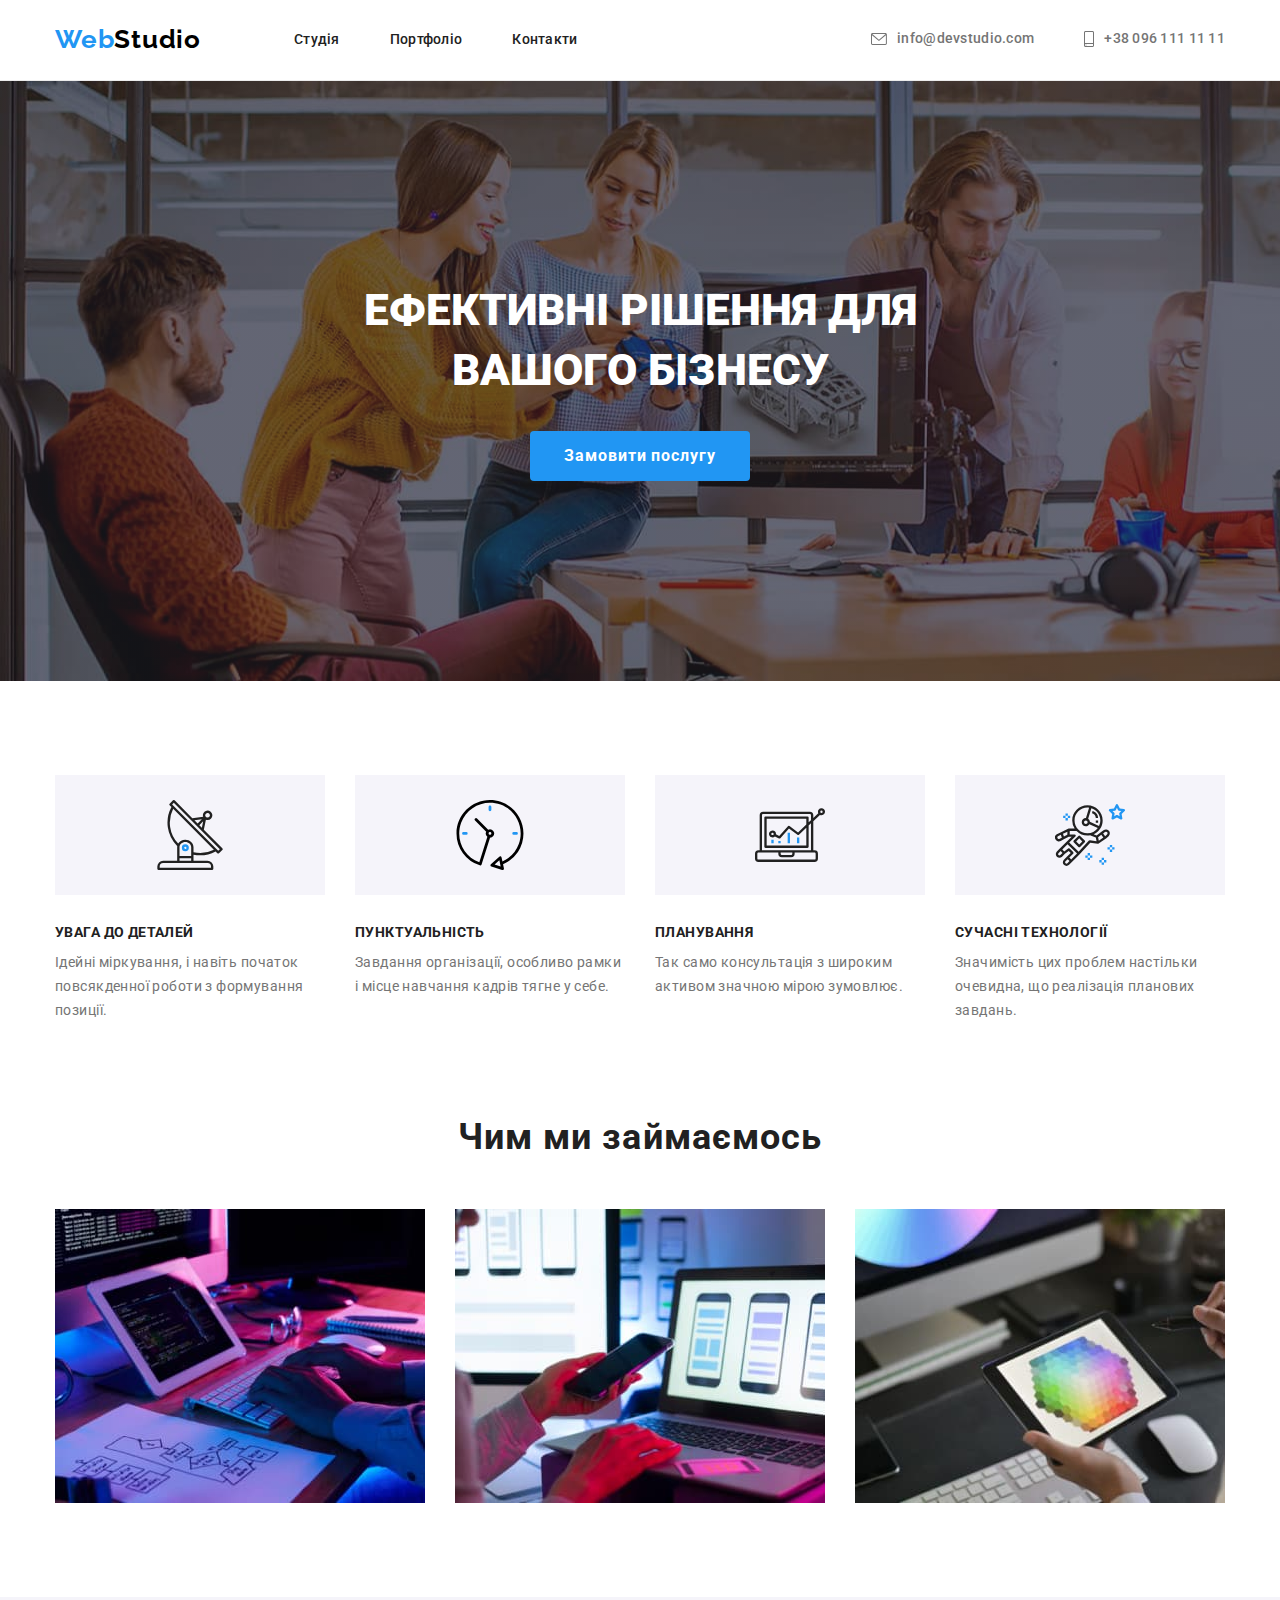
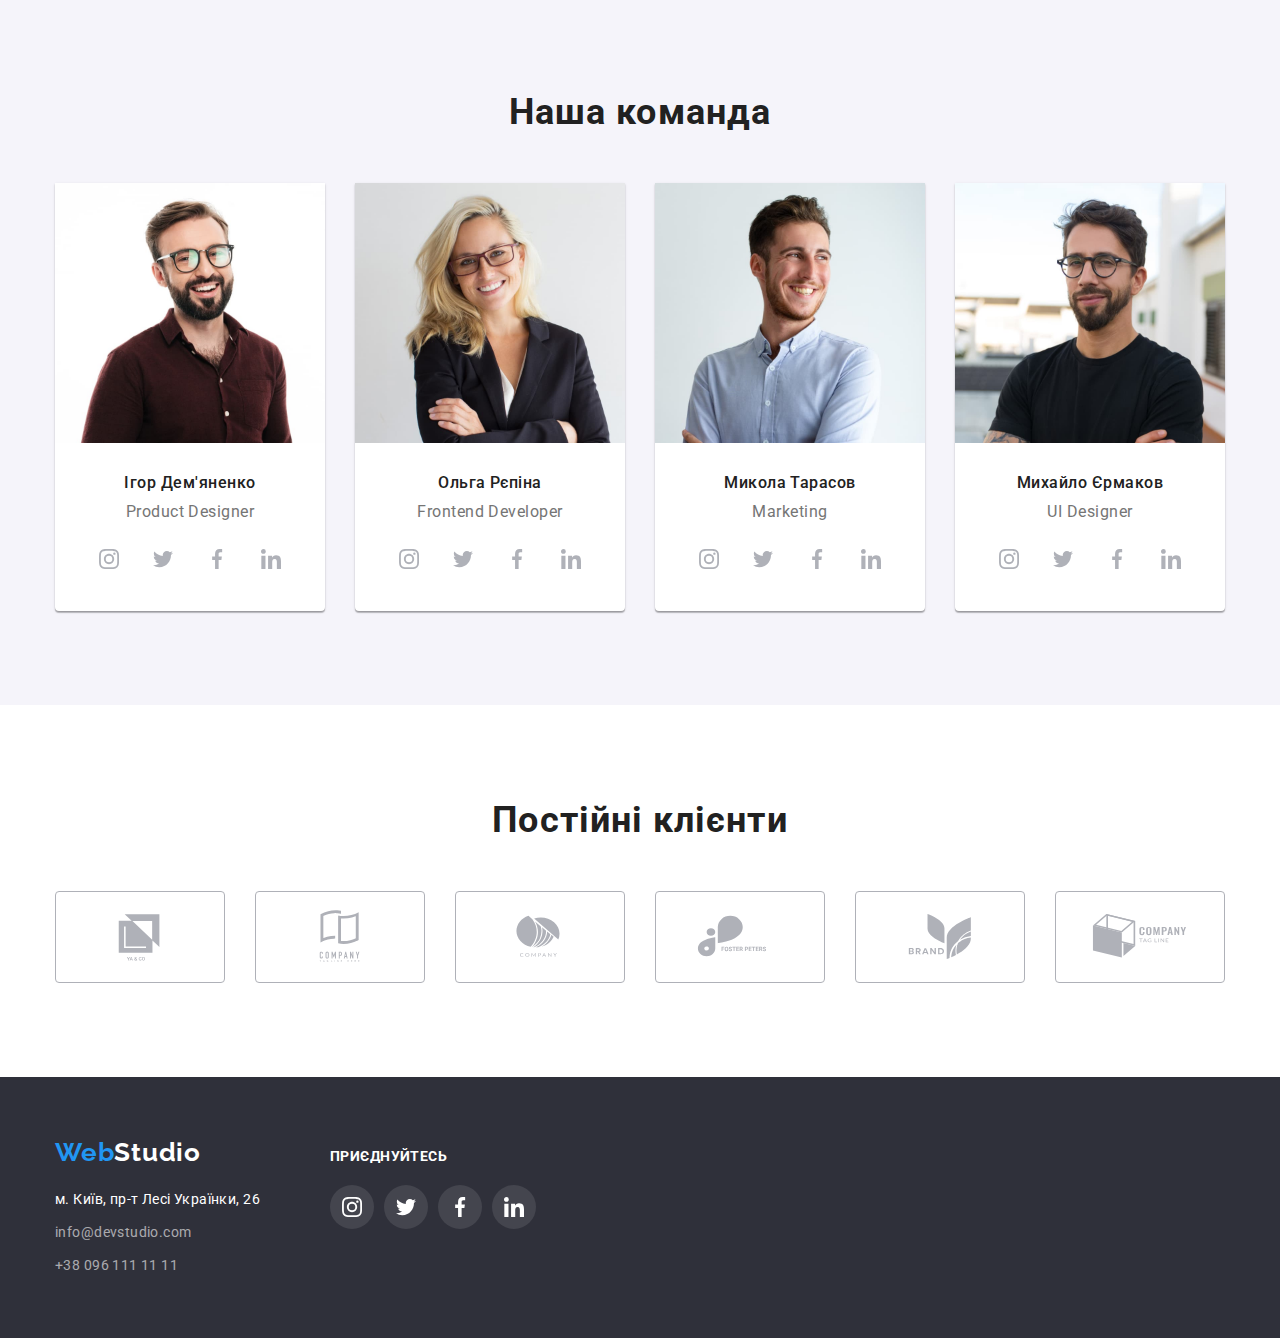
<file: index.html>
<!DOCTYPE html>
<html lang="uk">
  <head>
    <meta charset="UTF-8" />
    <meta http-equiv="X-UA-Compatible" content="IE=edge" />
    <meta name="viewport" content="width=device-width, initial-scale=1.0" />
    <title>WebStudio</title>
    <link rel="preconnect" href="https://fonts.googleapis.com" />
    <link rel="preconnect" href="https://fonts.gstatic.com" crossorigin />
    <link
      href="https://fonts.googleapis.com/css2?family=Raleway:wght@700&family=Roboto:wght@400;500;700;900&display=swap"
      rel="stylesheet"
    />
    <link
      rel="stylesheet"
      href="https://cdnjs.cloudflare.com/ajax/libs/modern-normalize/1.1.0/modern-normalize.min.css"
    />
    <link rel="stylesheet" href="./CSS/styles.css" />
  </head>

  <!-- Body -->
  <body>
    <header class="page-header">
      <div class="container page-header-container">
        <nav class="page-nav">
          <a class="page-logo link" href="./index.html"
            >Web<span class="header-colortext">Studio</span></a
          >
          <ul class="menu list">
            <li class="menu-item">
              <a class="menu-link link" href="./index.html">Студія</a>
            </li>
            <li class="menu-item">
              <a class="menu-link link" href="./portfolio.html">Портфоліо</a>
            </li>
            <li class="menu-item">
              <a class="menu-link link" href="#contacts">Контакти</a>
            </li>
          </ul>
        </nav>
        <ul class="menu-contacts list">
          <li>
            <a class="header-mail link" href="mailto:info@devstudio.com">
              <svg
                aria-label="іконка пошти"
                class="icon"
                width="16px"
                height="12px"
              >
                <use href="./images/sprite.svg#icon-mail-icon"></use>
              </svg>
              info@devstudio.com
            </a>
          </li>
          <li>
            <a class="header-tel link" href="tel:+380961111111">
              <svg
                aria-label="іконка телефону"
                class="icon"
                width="10px"
                height="16px"
              >
                <use href="./images/sprite.svg#icon-phone-icon"></use>
              </svg>
              +38 096 111 11 11</a
            >
          </li>
        </ul>
      </div>
    </header>

    <!-- Hero -->
    <main class="page-main">
      <section class="main-hero-section">
        <div class="container main-hero-container">
          <h1 class="hero-section-title">
            Ефективні рішення для <br />
            вашого бізнесу
          </h1>
          <button class="hero-button button" type="button">
            Замовити послугу
          </button>
        </div>
      </section>

      <!-- Section features -->
      <section class="main-section-features">
        <div class="container features-container">
          <ul class="list features-list">
            <li>
              <div class="features-icon-container">
                <svg class="features-icon">
                  <use href="./images/sprite.svg#icon-antenna"></use>
                </svg>
              </div>
              <h3 class="features-title">Увага до деталей</h3>
              <p class="features-text">
                Ідейні міркування, і навіть початок повсякденної роботи з
                формування позиції.
              </p>
            </li>
            <li>
              <div class="features-icon-container">
                <svg class="features-icon">
                  <use href="./images/sprite.svg#icon-clock"></use>
                </svg>
              </div>
              <h3 class="features-title">Пунктуальність</h3>
              <p class="features-text">
                Завдання організації, особливо рамки і місце навчання кадрів
                тягне у себе.
              </p>
            </li>
            <li>
              <div class="features-icon-container">
                <svg class="features-icon">
                  <use href="./images/sprite.svg#icon-diagram"></use>
                </svg>
              </div>
              <h3 class="features-title">Планування</h3>
              <p class="features-text">
                Так само консультація з широким активом значною мірою зумовлює.
              </p>
            </li>
            <li>
              <div class="features-icon-container">
                <svg class="features-icon">
                  <use href="./images/sprite.svg#icon-astronaut"></use>
                </svg>
              </div>
              <h3 class="features-title">Сучасні технології</h3>
              <p class="features-text">
                Значимість цих проблем настільки очевидна, що реалізація
                планових завдань.
              </p>
            </li>
          </ul>
        </div>
      </section>

      <!-- Section benefits -->
      <section class="main-section-benefits">
        <div class="container">
          <h2 class="section-title">Чим ми займаємось</h2>
          <ul class="list benefits-list">
            <li>
              <img
                src="./images/studio-1.jpg"
                alt="Розробка програмного коду"
                class="img"
                width="370"
              />
            </li>
            <li>
              <img
                src="./images/studio-2.jpg"
                alt="Створення мобільних додатків"
                class="img"
                width="370"
              />
            </li>
            <li>
              <img
                src="./images/studio-3.jpg"
                alt="Розробка дизайн макетів"
                class="img"
                width="370"
              />
            </li>
          </ul>
        </div>
      </section>

      <!-- Section team -->
      <section class="main-section-team">
        <div class="container">
          <h2 class="section-title">Наша команда</h2>
          <ul class="list team-list">
            <li>
              <img
                src="./images/employee-1.jpg"
                alt="Ігор Дем'яненко"
                class="section-team-image"
                width="270"
              />
              <h3 class="section-team-name">Ігор Дем'яненко</h3>
              <p class="section-team-text">Product Designer</p>
              <ul class="list social-list">
                <li class="social-list-item">
                  <a class="social-list-link" href="">
                    <svg
                      aria-label="іконка інстаграму"
                      class="icon-social-links"
                    >
                      <use href="./images/sprite.svg#icon-instagram"></use>
                    </svg>
                  </a>
                </li>
                <li class="social-list-item">
                  <a class="social-list-link" href="">
                    <svg aria-label="іконка твітер" class="icon-social-links">
                      <use href="./images/sprite.svg#icon-twitter"></use>
                    </svg>
                  </a>
                </li>
                <li class="social-list-item">
                  <a class="social-list-link" href="">
                    <svg aria-label="іконка фейсбук" class="icon-social-links">
                      <use href="./images/sprite.svg#icon-facebook"></use>
                    </svg>
                  </a>
                </li>
                <li class="social-list-item">
                  <a class="social-list-link" href="">
                    <svg aria-label="іконка лінкедін" class="icon-social-links">
                      <use href="./images/sprite.svg#icon-linkedin"></use>
                    </svg>
                  </a>
                </li>
              </ul>
            </li>

            <li>
              <img
                src="./images/employee-2.jpg"
                alt="Ольга Рєпіна"
                class="section-team-image"
                width="270"
              />
              <h3 class="section-team-name">Ольга Рєпіна</h3>
              <p class="section-team-text">Frontend Developer</p>
              <ul class="list social-list">
                <li class="social-list-item">
                  <a class="social-list-link" href="">
                    <svg
                      aria-label="іконка інстаграму"
                      class="icon-social-links"
                    >
                      <use href="./images/sprite.svg#icon-instagram"></use>
                    </svg>
                  </a>
                </li>
                <li class="social-list-item">
                  <a class="social-list-link" href="">
                    <svg aria-label="іконка твітер" class="icon-social-links">
                      <use href="./images/sprite.svg#icon-twitter"></use>
                    </svg>
                  </a>
                </li>
                <li class="social-list-item">
                  <a class="social-list-link" href="">
                    <svg aria-label="іконка фейсбук" class="icon-social-links">
                      <use href="./images/sprite.svg#icon-facebook"></use>
                    </svg>
                  </a>
                </li>
                <li class="social-list-item">
                  <a class="social-list-link" href="">
                    <svg aria-label="іконка лінкедін" class="icon-social-links">
                      <use href="./images/sprite.svg#icon-linkedin"></use>
                    </svg>
                  </a>
                </li>
              </ul>
            </li>
            <li>
              <img
                src="./images/employee-3.jpg"
                alt="Микола Тарасов"
                class="section-team-image"
                width="270"
              />
              <h3 class="section-team-name">Микола Тарасов</h3>
              <p class="section-team-text">Marketing</p>
              <ul class="list social-list">
                <li class="social-list-item">
                  <a class="social-list-link" href="">
                    <svg
                      aria-label="іконка інстаграму"
                      class="icon-social-links"
                    >
                      <use href="./images/sprite.svg#icon-instagram"></use>
                    </svg>
                  </a>
                </li>
                <li class="social-list-item">
                  <a class="social-list-link" href="">
                    <svg aria-label="іконка твітер" class="icon-social-links">
                      <use href="./images/sprite.svg#icon-twitter"></use>
                    </svg>
                  </a>
                </li>
                <li class="social-list-item">
                  <a class="social-list-link" href="">
                    <svg aria-label="іконка фейсбук" class="icon-social-links">
                      <use href="./images/sprite.svg#icon-facebook"></use>
                    </svg>
                  </a>
                </li>
                <li class="social-list-item">
                  <a class="social-list-link" href="">
                    <svg aria-label="іконка лінкедін" class="icon-social-links">
                      <use href="./images/sprite.svg#icon-linkedin"></use>
                    </svg>
                  </a>
                </li>
              </ul>
            </li>
            <li>
              <img
                src="./images/employee-4.jpg"
                alt="Михайло Єрмаков"
                class="section-team-image"
                width="270"
              />
              <h3 class="section-team-name">Михайло Єрмаков</h3>
              <p class="section-team-text">UI Designer</p>
              <ul class="list social-list">
                <li class="social-list-item">
                  <a class="social-list-link" href="">
                    <svg
                      aria-label="іконка інстаграму"
                      class="icon-social-links"
                    >
                      <use href="./images/sprite.svg#icon-instagram"></use>
                    </svg>
                  </a>
                </li>
                <li class="social-list-item">
                  <a class="social-list-link" href="">
                    <svg aria-label="іконка твітер" class="icon-social-links">
                      <use href="./images/sprite.svg#icon-twitter"></use>
                    </svg>
                  </a>
                </li>
                <li class="social-list-item">
                  <a class="social-list-link" href="">
                    <svg aria-label="іконка фейсбук" class="icon-social-links">
                      <use href="./images/sprite.svg#icon-facebook"></use>
                    </svg>
                  </a>
                </li>
                <li class="social-list-item">
                  <a class="social-list-link" href="">
                    <svg aria-label="іконка лінкедін" class="icon-social-links">
                      <use href="./images/sprite.svg#icon-linkedin"></use>
                    </svg>
                  </a>
                </li>
              </ul>
            </li>
          </ul>
        </div>
      </section>

      <!-- Section clients -->
      <section class="main-section-clients">
        <div class="container">
          <h2 class="section-title">Постійні клієнти</h2>
          <ul class="clients-list">
            <li class="clients-list-item list">
              <a class="clients-link" href="">
                <svg aria-label="логотип YA&CO" class="clients-logo">
                  <use href="./images/sprite.svg#icon-client-1"></use>
                </svg>
              </a>
            </li>
            <li class="clients-list list">
              <a class="clients-link" href="">
                <svg aria-label="логотип YA&CO" class="clients-logo">
                  <use href="./images/sprite.svg#icon-client-2"></use>
                </svg>
              </a>
            </li>
            <li class="clients-list list">
              <a class="clients-link" href="">
                <svg aria-label="логотип YA&CO" class="clients-logo">
                  <use href="./images/sprite.svg#icon-client-3"></use>
                </svg>
              </a>
            </li>
            <li class="clients-list list">
              <a class="clients-link" href="">
                <svg aria-label="логотип YA&CO" class="clients-logo">
                  <use href="./images/sprite.svg#icon-client-4"></use>
                </svg>
              </a>
            </li>
            <li class="clients-list list">
              <a class="clients-link" href="">
                <svg aria-label="логотип YA&CO" class="clients-logo">
                  <use href="./images/sprite.svg#icon-client-5"></use>
                </svg>
              </a>
            </li>
            <li class="clients-list list">
              <a class="clients-link" href="">
                <svg aria-label="логотип YA&CO" class="clients-logo">
                  <use href="./images/sprite.svg#icon-client-6"></use>
                </svg>
              </a>
            </li>
          </ul>
        </div>
      </section>

      <!-- Footer -->
      <footer class="footer">
        <div class="container footer-container">
          <div class="logo-nav">
            <a id="contacts" class="footer-page-logo link" href="./index.html"
              >Web<span class="footer-colortext">Studio</span></a
            >
            <address class="footer-address-container">
              <ul class="list footer-list">
                <li>
                  <a
                    class="footer-address link"
                    href="https://goo.gl/maps/r8NjzS2zWo1Gopf8A"
                    target="_blank"
                    rel="noreferrer noopener"
                    >м. Київ, пр-т Лесі Українки, 26</a
                  >
                </li>
                <li>
                  <a class="footer-auth link" href="mailto:info@devstudio.com"
                    >info@devstudio.com</a
                  >
                </li>
                <li>
                  <a class="footer-auth link" href="tel:+380961111111"
                    >+38 096 111 11 11</a
                  >
                </li>
              </ul>
            </address>
          </div>
          <div class="footer-social-links">
            <p class="footer-title">Приєднуйтесь</p>
            <ul class="list footer-title-list">
              <li class="footer-list-item">
                <a class="footer-list-link" href="">
                  <svg aria-label="іконка інстаграму" class="icon-footer-links">
                    <use href="./images/sprite.svg#icon-instagram"></use>
                  </svg>
                </a>
              </li>
              <li class="footer-list-item">
                <a class="footer-list-link" href="">
                  <svg aria-label="іконка інстаграму" class="icon-footer-links">
                    <use href="./images/sprite.svg#icon-twitter"></use>
                  </svg>
                </a>
              </li>
              <li class="footer-list-item">
                <a class="footer-list-link" href="">
                  <svg aria-label="іконка інстаграму" class="icon-footer-links">
                    <use href="./images/sprite.svg#icon-facebook"></use>
                  </svg>
                </a>
              </li>
              <li class="footer-list-item">
                <a class="footer-list-link" href="">
                  <svg aria-label="іконка інстаграму" class="icon-footer-links">
                    <use href="./images/sprite.svg#icon-linkedin"></use>
                  </svg>
                </a>
              </li>
            </ul>
          </div>
        </div>
      </footer>
    </main>
  </body>
</html>
</file>
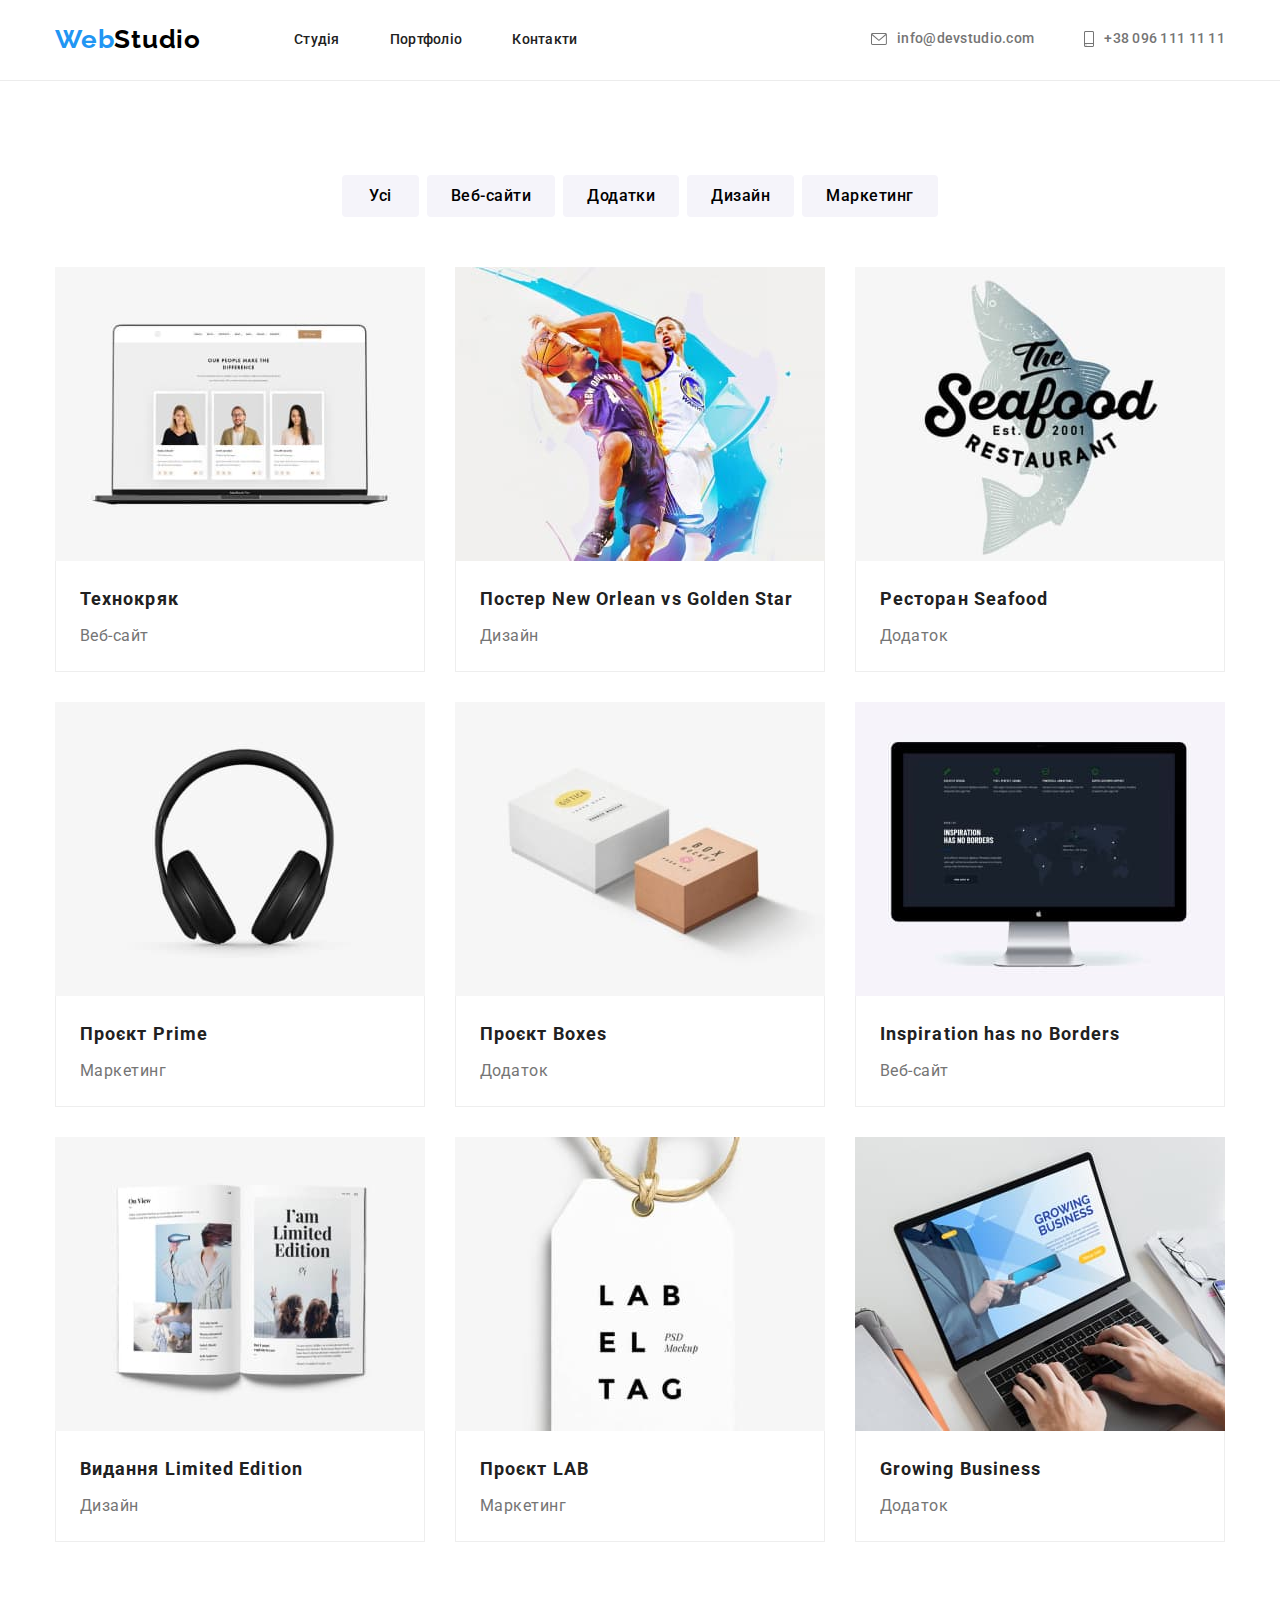
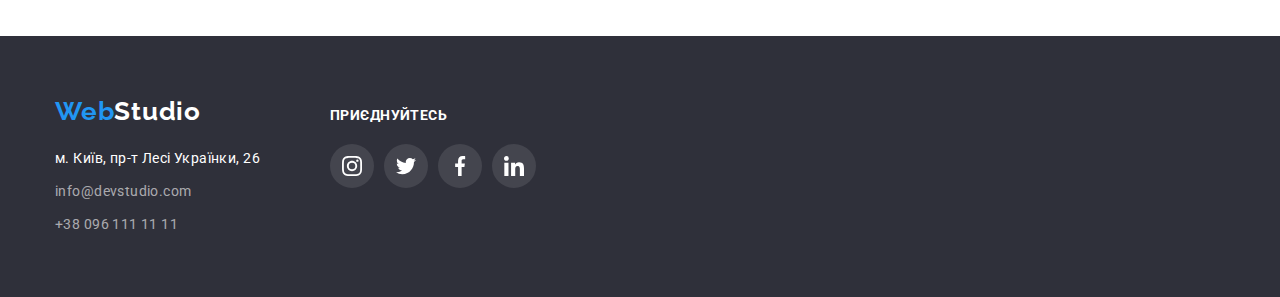
<file: portfolio.html>
<!DOCTYPE html>
<html lang="uk">
  <head>
    <meta charset="UTF-8" />
    <meta http-equiv="X-UA-Compatible" content="IE=edge" />
    <meta name="viewport" content="width=device-width, initial-scale=1.0" />
    <title>Portfolio</title>
    <link rel="preconnect" href="https://fonts.googleapis.com" />
    <link rel="preconnect" href="https://fonts.gstatic.com" crossorigin />
    <link
      href="https://fonts.googleapis.com/css2?family=Raleway:wght@700&family=Roboto:wght@400;500;700;900&display=swap"
      rel="stylesheet"
    />
    <link
      rel="stylesheet"
      href="https://cdnjs.cloudflare.com/ajax/libs/modern-normalize/1.1.0/modern-normalize.min.css"
    />
    <link rel="stylesheet" href="./CSS/styles.css" />
  </head>

  <!-- Body -->
  <body>
    <header class="page-header">
      <div class="container page-header-container">
        <nav class="page-nav">
          <a class="page-logo link" href="./index.html"
            >Web<span class="header-colortext">Studio</span></a
          >
          <ul class="menu list">
            <li class="menu-item">
              <a class="menu-link link" href="./index.html">Студія</a>
            </li>
            <li class="menu-item">
              <a class="menu-link link" href="./portfolio.html">Портфоліо</a>
            </li>
            <li class="menu-item">
              <a class="menu-link link" href="#contacts">Контакти</a>
            </li>
          </ul>
        </nav>
        <ul class="menu-contacts list">
          <li>
            <a class="header-mail link" href="mailto:info@devstudio.com">
              <svg
                aria-label="іконка пошти"
                class="icon"
                width="16px"
                height="12px"
              >
                <use href="./images/sprite.svg#icon-mail-icon"></use>
              </svg>
              info@devstudio.com
            </a>
          </li>
          <li>
            <a class="header-tel link" href="tel:+380961111111">
              <svg
                aria-label="іконка телефону"
                class="icon"
                width="10px"
                height="16px"
              >
                <use href="./images/sprite.svg#icon-phone-icon"></use>
              </svg>
              +38 096 111 11 11</a
            >
          </li>
        </ul>
      </div>
    </header>

    <!-- Hero -->
    <main>
      <!-- Section buttons -->
      <section class="portfolio-container">
        <div class="container">
          <ul class="list buttons-list">
            <li>
              <button class="button-all portfolio-button button" type="button">
                Усі
              </button>
            </li>
            <li>
              <button class="button-site portfolio-button button" type="button">
                Веб-сайти
              </button>
            </li>
            <li>
              <button
                class="button-applications portfolio-button button"
                type="button"
              >
                Додатки
              </button>
            </li>
            <li>
              <button
                class="button-designe portfolio-button button"
                type="button"
              >
                Дизайн
              </button>
            </li>
            <li>
              <button
                class="button-marketing portfolio-button button"
                type="button"
              >
                Маркетинг
              </button>
            </li>
          </ul>

          <!-- Section portfolio -->
          <ul class="list portfolio-list">
            <li>
              <a class="portfolio-list-link" href="">
                <img
                  src="./images/portfolio-1.jpg"
                  alt="ноутбук з веб-сайтом"
                  width="370"
                />
                <div class="title-text">
                  <h2 class="portfolio-title">Технокряк</h2>
                  <p class="portfolio-text">Веб-сайт</p>
                </div>
              </a>
            </li>
            <li>
              <a class="portfolio-list-link" href="">
                <img
                  src="./images/portfolio-2.jpg"
                  alt="два баскетболісти"
                  width="370"
                />
                <div class="title-text">
                  <h2 class="portfolio-title">
                    Постер New Orlean vs Golden Star
                  </h2>
                  <p class="portfolio-text">Дизайн</p>
                </div>
              </a>
            </li>
            <li>
              <a class="portfolio-list-link" href="">
                <img
                  src="./images/portfolio-3.jpg"
                  alt="дизайн-макет рибного ресторану"
                  width="370"
                />
                <div class="title-text">
                  <h2 class="portfolio-title">Ресторан Seafood</h2>
                  <p class="portfolio-text">Додаток</p>
                </div>
              </a>
            </li>
            <li>
              <a class="portfolio-list-link" href="">
                <img
                  src="./images/portfolio-4.jpg"
                  alt="навушники"
                  width="370"
                />
                <div class="title-text">
                  <h2 class="portfolio-title">Проєкт Prime</h2>
                  <p class="portfolio-text">Маркетинг</p>
                </div>
              </a>
            </li>
            <li>
              <a class="portfolio-list-link" href="">
                <img
                  src="./images/portfolio-5.jpg"
                  alt="дві гіфт коробки"
                  width="370"
                />
                <div class="title-text">
                  <h2 class="portfolio-title">Проєкт Boxes</h2>
                  <p class="portfolio-text">Додаток</p>
                </div>
              </a>
            </li>
            <li>
              <a class="portfolio-list-link" href="">
                <img
                  src="./images/portfolio-6.jpg"
                  alt="монітор з веб-сайтом"
                  width="370"
                />
                <div class="title-text">
                  <h2 class="portfolio-title">Inspiration has no Borders</h2>
                  <p class="portfolio-text">Веб-сайт</p>
                </div>
              </a>
            </li>
            <li>
              <a class="portfolio-list-link" href="">
                <img
                  src="./images/portfolio-7.jpg"
                  alt="відкритий журнал"
                  width="370"
                />
                <div class="title-text">
                  <h2 class="portfolio-title">Видання Limited Edition</h2>
                  <p class="portfolio-text">Дизайн</p>
                </div>
              </a>
            </li>
            <li>
              <a class="portfolio-list-link" href="">
                <img
                  src="./images/portfolio-8.jpg"
                  alt="бірка з написом"
                  width="370"
                />
                <div class="title-text">
                  <h2 class="portfolio-title">Проєкт LAB</h2>
                  <p class="portfolio-text">Маркетинг</p>
                </div>
              </a>
            </li>
            <li>
              <a class="portfolio-list-link" href="">
                <img
                  src="./images/portfolio-9.jpg"
                  alt="ноутбук з веб-сайтом"
                  width="370"
                />
                <div class="title-text">
                  <h2 class="portfolio-title">Growing Business</h2>
                  <p class="portfolio-text">Додаток</p>
                </div>
              </a>
            </li>
          </ul>
        </div>
      </section>
    </main>

    <!-- Footer -->
    <footer class="footer">
      <div class="container footer-container">
        <div class="logo-nav">
          <a id="contacts" class="footer-page-logo link" href="./index.html"
            >Web<span class="footer-colortext">Studio</span></a
          >
          <address class="footer-address-container">
            <ul class="list footer-list">
              <li>
                <a
                  class="footer-address link"
                  href="https://goo.gl/maps/r8NjzS2zWo1Gopf8A"
                  target="_blank"
                  rel="noreferrer noopener"
                  >м. Київ, пр-т Лесі Українки, 26</a
                >
              </li>
              <li>
                <a class="footer-auth link" href="mailto:info@devstudio.com"
                  >info@devstudio.com</a
                >
              </li>
              <li>
                <a class="footer-auth link" href="tel:+380961111111"
                  >+38 096 111 11 11</a
                >
              </li>
            </ul>
          </address>
        </div>
        <div class="footer-social-links">
          <p class="footer-title">Приєднуйтесь</p>
          <ul class="list footer-title-list">
            <li class="footer-list-item">
              <a class="footer-list-link" href="">
                <svg aria-label="іконка інстаграму" class="icon-footer-links">
                  <use href="./images/sprite.svg#icon-instagram"></use>
                </svg>
              </a>
            </li>
            <li class="footer-list-item">
              <a class="footer-list-link" href="">
                <svg aria-label="іконка інстаграму" class="icon-footer-links">
                  <use href="./images/sprite.svg#icon-twitter"></use>
                </svg>
              </a>
            </li>
            <li class="footer-list-item">
              <a class="footer-list-link" href="">
                <svg aria-label="іконка інстаграму" class="icon-footer-links">
                  <use href="./images/sprite.svg#icon-facebook"></use>
                </svg>
              </a>
            </li>
            <li class="footer-list-item">
              <a class="footer-list-link" href="">
                <svg aria-label="іконка інстаграму" class="icon-footer-links">
                  <use href="./images/sprite.svg#icon-linkedin"></use>
                </svg>
              </a>
            </li>
          </ul>
        </div>
      </div>
    </footer>
  </body>
</html>
</file>
<file: CSS/styles.css>
:root {
    --primary-text-color: #212121;
    --secondary-text-color: #ffffff;
    --accent-color: #757575;
    --primary-bg-color: #ffffff;
    --secondary-bg-color: #2F303A;
    --nav-button-color: #2196F3;
}

h1,h2,h3,h4,p {
margin-top: 0;
margin-bottom: 0;
}

ul, ol {
    margin-top: 0;
    margin-bottom: 0;
    padding-left: 0;
}

.link {
    text-decoration: none;
}

.list {
    list-style: none;
}

img {
    display: block;
    max-width: 100%;
    height: auto;
}

.button {
    cursor: pointer;
}

body {
    font-family: 'Roboto', sans-serif;
    background-color: var(--primary-bg-color);
    color: var(--primary-text-color);
}

.container {
    width: 1200px;
    margin-left: auto;
    margin-right: auto;
    padding-left: 15px;
    padding-right: 15px;
}

/* Header */
.page-header-container {
    display: flex;
    align-items: center;
    justify-content: space-between;
}

.page-header {
    padding-top: 24px;
    padding-bottom: 25px;
    border-bottom: 1px solid #ECECEC;
}

.page-nav {
    display: flex;
    align-items: center;
}

.page-logo {
    color: var(--nav-button-color);
    font-family: 'Raleway', sans-serif;
    font-style: normal;
    font-weight: 700;
    font-size: 26px;
    line-height: 1.19;
    letter-spacing: 0.03em;
    margin-right: 93px;
}

.header-colortext {
    color: black;
}

.menu-item .menu-link {
    color: var(--primary-text-color);
    font-style: normal;
    font-weight: 500;
    font-size: 14px;
    line-height: 1.14;
    letter-spacing: 0.02em;
}

.menu, .menu-contacts {
    display: flex;
    gap: 50px;
    
}

.header-mail,
.header-tel {
    font-weight: 500;
    font-size: 14px;
    line-height: 1.14;
    letter-spacing: 0.02em;
    color: var(--accent-color);
    display: flex;
    align-items: center;
}

.icon {
    fill: currentColor;
    margin-right: 10px;
}

/* Hover-focus */
.menu-link:hover,
.menu-link:focus,
.menu-link:active,
.header-mail:hover,
.header-mail:focus,
.header-mail:active,
.header-tel:hover,
.header-tel:focus,
.header-tel:active,
.footer-address:hover,
.footer-address:focus,
.footer-address:active,
.footer-auth:hover,
.footer-auth:focus,
.footer-auth:active
.page-logo:focus   {
    color: var(--nav-button-color);
    outline-color: var(--nav-button-color);
}


/* Main-hero */
.main-hero-section {
    background-color: var(--secondary-bg-color);
    background-image: linear-gradient(rgba(47, 48, 58, 0.4), rgba(47, 48, 58, 0.4)), url(../images/bg.jpg);
    background-size: cover;
    padding-top: 200px;
    padding-bottom: 200px;
}

.main-hero-container {
    display: flex;
    flex-direction: column;
    text-align: center;
    align-items: center;
}

.hero-section-title {
    color: var(--secondary-text-color);
    font-weight: 900;
    font-size: 44px;
    line-height: 1.36;
    text-transform: uppercase;
    margin-bottom: 30px;
    width: 696px;
}

.hero-button {
    color: var(--secondary-text-color);
    background-color: #2196F3;
    font-weight: 700;
    font-size: 16px;
    line-height: 1.88;
    letter-spacing: 0.06em;
    min-width: 216px;
    border-radius: 4px;
    border-color: transparent;
    padding: 8px 32px;
}

/* Main-sections */
/* Section features */
.features-icon {
    width: 70px;
    height: 70px;
    display: block;
    align-items: center;
}

.features-icon-container {
    background-color: #F5F4FA;
    width: 270px;
    height: 120px;
    display: flex;
    align-items: center;
    justify-content: center;
    margin-bottom: 30px;
}

.main-section-features {
    padding-top: 94px;
    padding-bottom: 94px;
}

.features-list {
    display: flex;
    column-gap: 30px;
}

.features-title {
    font-weight: 700;
    font-size: 14px;
    line-height: 1.14;
    letter-spacing: 0.03em;
    text-transform: uppercase;
    margin-bottom: 10px;
    width: 270px;
}

.features-text {
    font-size: 14px;
    line-height: 1.71;
    letter-spacing: 0.03em;
    color: var(--accent-color);
    width: 270px;
}

/* Section benefits */
.benefits-list {
    display: flex;
    column-gap: 30px;
}

.main-section-benefits {
    padding-bottom: 94px;
}

.section-title {
    font-weight: 700;
    font-size: 36px;
    line-height: 1.17;
    text-align: center;
    letter-spacing: 0.03em;
    margin-bottom: 50px;
}

/* Section team */
.main-section-team {
    background-color: #F5F4FA;
    padding-top: 94px; 
    padding-bottom: 94px;
}

.team-list {
    display: flex;
    gap: 30px;
}

.team-list > li {
    box-shadow: 0px 1px 3px rgba(0, 0, 0, 0.12), 0px 1px 1px rgba(0, 0, 0, 0.14), 0px 2px 1px rgba(0, 0, 0, 0.2);
    border-radius: 0px 0px 4px 4px;
    background-color: var(--primary-bg-color);
}

.section-team-name {
    font-weight: 500;
    font-size: 16px;
    line-height: 1.19;
    text-align: center;
    letter-spacing: 0.03em;
    padding-top: 30px;
    margin-bottom: 10px;
}

.section-team-text {
    font-size: 16px;
    line-height: 1.19;
    text-align: center;
    letter-spacing: 0.03em;
    color: var(--accent-color);
    margin-bottom: 16px;
}

.social-list {
    display: flex;
    justify-content: center;
    column-gap: 10px;
    padding-bottom: 30px;
}

.social-list-link {
    display: flex;
    align-items: center;
    justify-content: center;
    width: 44px;
    height: 44px;
    border-radius: 50%;
    background-color: var(--primary-bg-color);
}

.social-list-link:hover,
.social-list-link:focus {
    background-color: var(--nav-button-color);
}

.social-list-link:hover .icon-social-links,
.social-list-link:focus .icon-social-links {
    fill: var(--primary-bg-color)
}

.icon-social-links {
    width: 20px;
    height: 20px;
    fill: #AFB1B8;
}

/* Section clients */
.main-section-clients {
    background-color: var(--primary-bg-color);
    padding-top: 94px;
    padding-bottom: 94px;
}

.clients-logo {
    display: inline-block;
    background-size: cover;
    width: 106px;
    height: 60px;
    fill: #AFB1B8
}

.clients-list {
    display: flex;
    gap: 30px;
    justify-content: center;
}

.clients-link {
    display: flex;
    align-items: center;
    justify-content: center;
    width: 170px;
    height: 92px;
    border-style: solid;
    border-radius: 4px;
    border-width: 1px;
    border-color: rgba(175, 177, 184, 1);
}

.clients-link:hover,
.clients-link:focus {
    border-color: var(--nav-button-color);
}

.clients-link:hover .clients-logo,
.clients-link:focus .clients-logo {
    fill: var(--nav-button-color);
}

/* footer */
.footer {
    background-color: var(--secondary-bg-color);
    padding-top: 60px;
    padding-bottom: 60px;
}

.footer-container {
    display: flex;
    align-items: baseline;
}

.logo-nav {
    margin-right: 70px;
}

.footer-page-logo {
    color: var(--nav-button-color);
    font-family: 'Raleway', sans-serif;
    font-style: normal;
    font-weight: 700;
    font-size: 26px;
    line-height: 1.19;
    letter-spacing: 0.03em;
    margin-bottom: 30px;
    display: inline-block;
    margin-bottom: 20px;
}

.footer-colortext {
    color: #FFFFFF;
}

.footer-list {
    display: flex;
    flex-direction: column;
    gap: 9px;
}

.footer-address {
    font-style: normal;
    font-size: 14px;
    line-height: 1.71;
    letter-spacing: 0.03em;
    color: var(--secondary-text-color);
    display: inline-block;
    
}

.footer-auth {
    font-style: normal;
    font-size: 14px;
    line-height: 1.71;
    letter-spacing: 0.03em;
    color: rgba(255, 255, 255, 0.6);
    display: inline-block;
}

.footer-title {
    font-weight: 700;
    font-size: 14px;
    line-height: 1.14;
    letter-spacing: 0.03em;
    text-transform: uppercase;
    color: rgba(255, 255, 255, 1);
    margin-bottom: 20px;
}

.footer-list-link {
    display: flex;
    justify-content: center;
    align-items: center;
    width: 44px;
    height: 44px;
    border-radius: 50%;
    background-color: rgba(255, 255, 255, 0.1);
}

.footer-title-list {
    display: flex;
    column-gap: 10px;
    align-items: center;
    justify-content: center;
}

.icon-footer-links {
    width: 20px;
    height: 20px;
    fill: var(--primary-bg-color);
}

.footer-list-link:hover,
.footer-list-link:focus,
.footer-list-link:active {
    background-color: var(--nav-button-color);
    outline-color: var(--nav-button-color);
}

.footer-list-link:hover .icon-footer-links,
.footer-list-link:focus .icon-footer-links, 
.footer-list-link:active .icon-footer-links {
    background-color: var(--nav-button-color);
}

/* Portfolio*/
/* Section buttons */
.portfolio-container {
    padding-bottom: 94px;
    padding-top: 94px;
}

.buttons-list {
    display: flex;
    justify-content: center;
    gap: 8px;
    margin-bottom: 50px;
}

.portfolio-button {
    background-color: #F5F4FA;
    font-weight: 500;
    font-size: 16px;
    line-height: 1.62;
    text-align: center;
    letter-spacing: 0.03em;
    border-color: transparent;
    border-radius: 4px;
    padding: 6px 22px;
}

.button-all {
    min-width: 73px;
    padding: 6px 25px;
}

.button-site {
    min-width: 125px;
    padding: 6px 22px;
}

.button-applications {
    min-width: 112px;
    padding: 6px 22px;
}

.button-designe {
    min-width: 103px;
    padding: 6px 22px;
}

.button-marketing {
    min-width: 130px;
    padding: 6px 22px;
}

.portfolio-button:hover,
.portfolio-button:active,
.portfolio-button:focus {
    background-color: #2196F3;
    color: var(--secondary-text-color);
    outline-color: var(--nav-button-color);
    box-shadow: 0px 3px 1px rgba(0, 0, 0, 0.1),
    0px 1px 2px rgba(0, 0, 0, 0.08),
    0px 2px 2px rgba(0, 0, 0, 0.12);
}

/*Section portfolio */
.portfolio-list {
    display: flex;
    flex-wrap: wrap;
    gap: 30px;
}

.portfolio-list>li {
    width: 370px;
}

.portfolio-list-link {
    text-decoration-line: none;
    color: inherit;
    display: flex;
    flex-direction: column;
}

.portfolio-list-link:hover,
.portfolio-list-link:focus {
    box-shadow: 0px 1px 1px rgba(0, 0, 0, 0.12),
    0px 4px 4px rgba(0, 0, 0, 0.06),
    1px 4px 6px rgba(0, 0, 0, 0.16);
}

.title-text {
    padding-top: 20px;
    padding-left: 24px;
    padding-right: 24px;
    padding-bottom: 20px;
    border-left: 1px solid #EEEEEE;
    border-right: 1px solid #EEEEEE;
    border-bottom: 1px solid #EEEEEE;
}

.portfolio-title {
    font-weight: 700;
    font-size: 18px;
    line-height: 2;
    letter-spacing: 0.06em;
    margin-bottom: 4px;
}

.portfolio-text {
    font-size: 16px;
    line-height: 1.88;
    letter-spacing: 0.03em;
    color: var(--accent-color);
}
</file>
